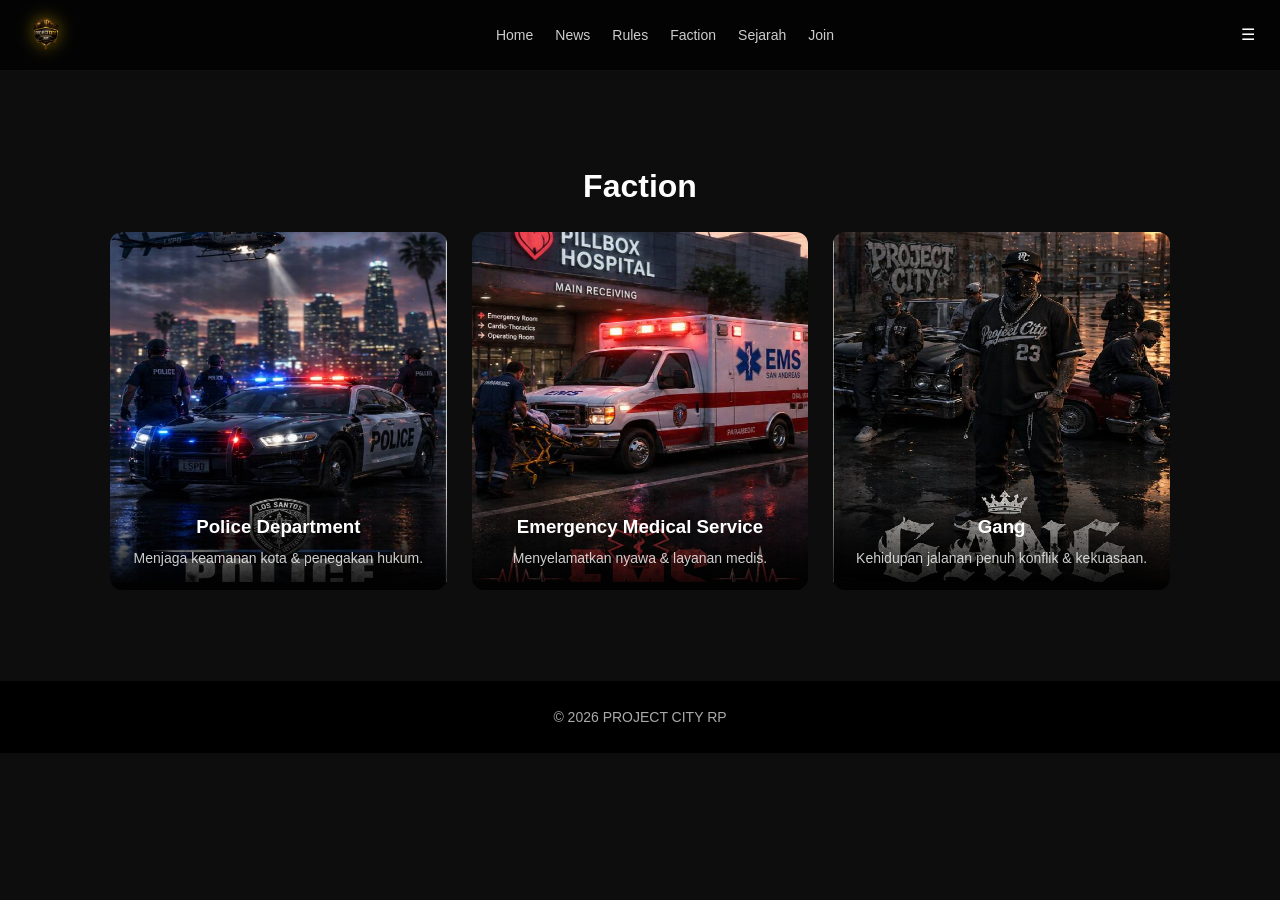
<file: faction.html>
<!DOCTYPE html>
<html lang="id">
<head>
  <meta charset="UTF-8">
  <meta name="viewport" content="width=device-width, initial-scale=1.0">
  <title>Faction - PROJECT CITY</title>
  <link rel="stylesheet" href="assets/css/style.css">
</head>
<body>

<div id="navbar"></div>

<section class="section">
  <div class="container">
    <h1 class="page-title">Faction</h1>

    <div class="faction-grid">

      <!-- POLICE -->
      <div class="faction-card">
        <img src="assets/images/faction/police.jpg">
        <div class="faction-overlay">
          <h3>Police Department</h3>
          <p>Menjaga keamanan kota & penegakan hukum.</p>
        </div>
      </div>

      <!-- EMS -->
      <div class="faction-card">
        <img src="assets/images/faction/ems.jpg">
        <div class="faction-overlay">
          <h3>Emergency Medical Service</h3>
          <p>Menyelamatkan nyawa & layanan medis.</p>
        </div>
      </div>

      <!-- GANG -->
      <div class="faction-card">
        <img src="assets/images/faction/gang.jpg">
        <div class="faction-overlay">
          <h3>Gang</h3>
          <p>Kehidupan jalanan penuh konflik & kekuasaan.</p>
        </div>
      </div>

    </div>
  </div>
</section>

<div id="footer"></div>

<script src="assets/js/script.js"></script>
</body>
</html>
</file>
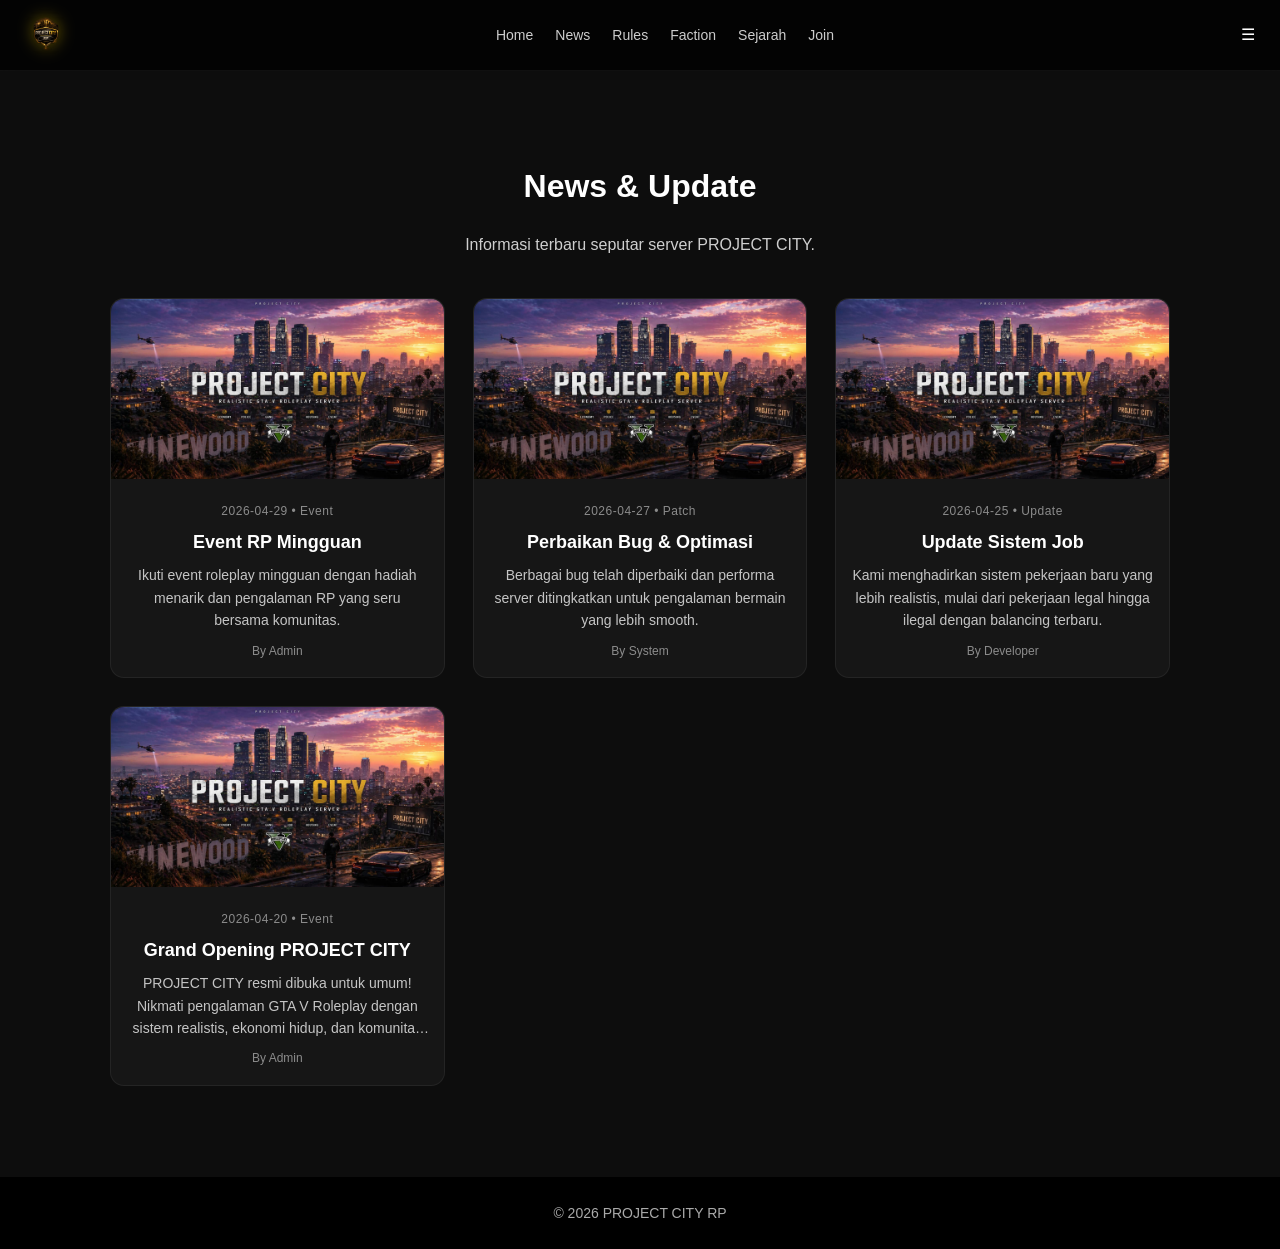
<file: news.html>
<!DOCTYPE html>
<html lang="id">
<head>
  <meta charset="UTF-8">
  <meta name="viewport" content="width=device-width, initial-scale=1.0">
  <title>News - PROJECT CITY</title>
  <link rel="stylesheet" href="assets/css/style.css">
</head>
<body>

<div id="navbar"></div>

<section class="section">
  <div class="container">
    <h1 class="page-title">News & Update</h1>
    <p class="desc">Informasi terbaru seputar server PROJECT CITY.</p>

    <div id="news-container" class="news-grid">
      <!-- isi dari JSON -->
    </div>
  </div>
</section>

<div id="footer"></div>

<script src="assets/js/script.js"></script>
</body>
</html>
</file>
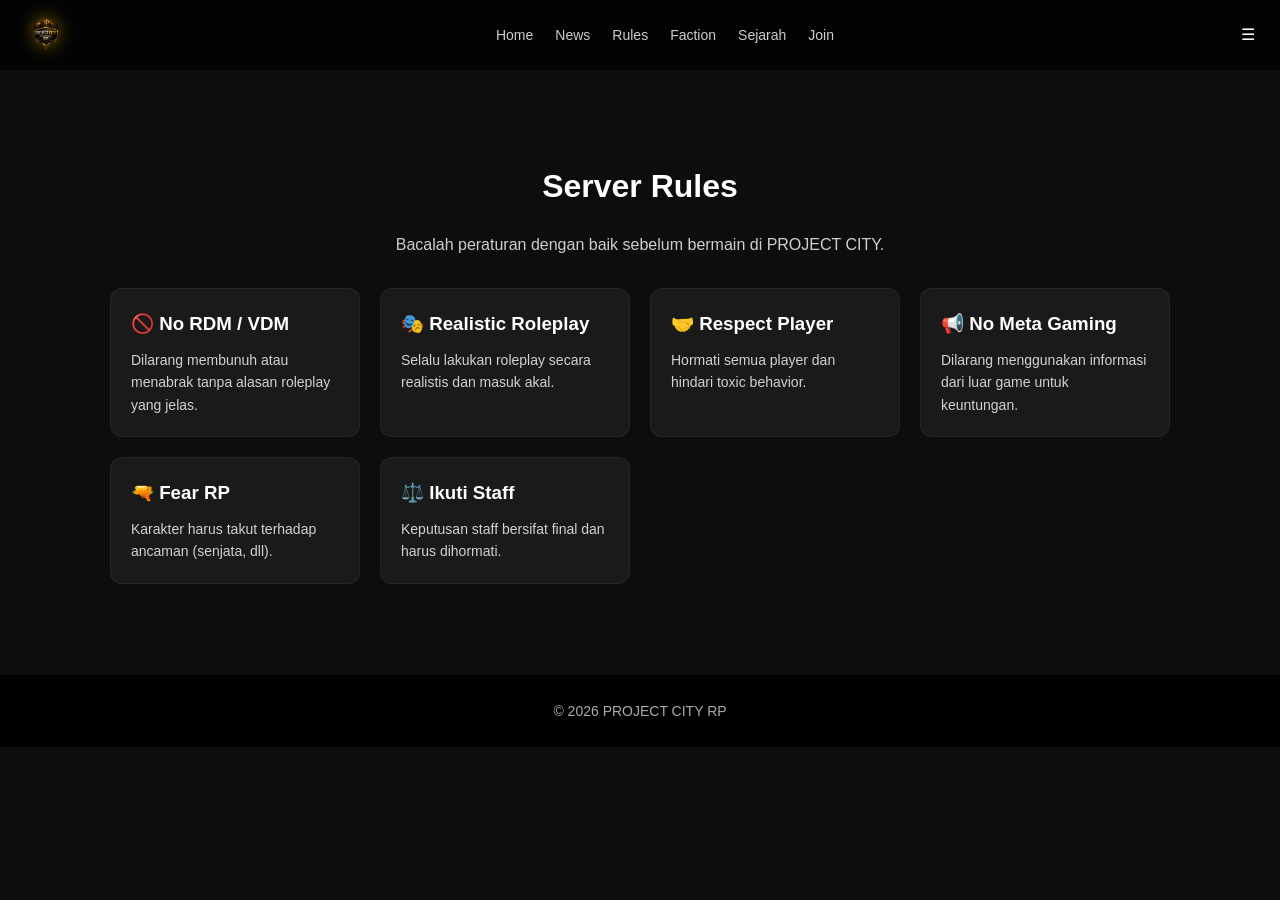
<file: rules.html>
<!DOCTYPE html>
<html lang="id">
<head>
  <meta charset="UTF-8">
  <meta name="viewport" content="width=device-width, initial-scale=1.0">
  <title>Rules - PROJECT CITY</title>
  <link rel="stylesheet" href="assets/css/style.css">
</head>
<body>

<div id="navbar"></div>

<section class="section">
  <div class="container">
    <h1 class="page-title">Server Rules</h1>
    <p class="desc">
      Bacalah peraturan dengan baik sebelum bermain di PROJECT CITY.
    </p>

    <!-- RULE GROUP -->
    <div class="rules-grid">

      <!-- RULE 1 -->
      <div class="rule-card">
        <h3>🚫 No RDM / VDM</h3>
        <p>Dilarang membunuh atau menabrak tanpa alasan roleplay yang jelas.</p>
      </div>

      <!-- RULE 2 -->
      <div class="rule-card">
        <h3>🎭 Realistic Roleplay</h3>
        <p>Selalu lakukan roleplay secara realistis dan masuk akal.</p>
      </div>

      <!-- RULE 3 -->
      <div class="rule-card">
        <h3>🤝 Respect Player</h3>
        <p>Hormati semua player dan hindari toxic behavior.</p>
      </div>

      <!-- RULE 4 -->
      <div class="rule-card">
        <h3>📢 No Meta Gaming</h3>
        <p>Dilarang menggunakan informasi dari luar game untuk keuntungan.</p>
      </div>

      <!-- RULE 5 -->
      <div class="rule-card">
        <h3>🔫 Fear RP</h3>
        <p>Karakter harus takut terhadap ancaman (senjata, dll).</p>
      </div>

      <!-- RULE 6 -->
      <div class="rule-card">
        <h3>⚖️ Ikuti Staff</h3>
        <p>Keputusan staff bersifat final dan harus dihormati.</p>
      </div>

    </div>
  </div>
</section>

<div id="footer"></div>

<script src="assets/js/script.js"></script>
</body>
</html>
</file>
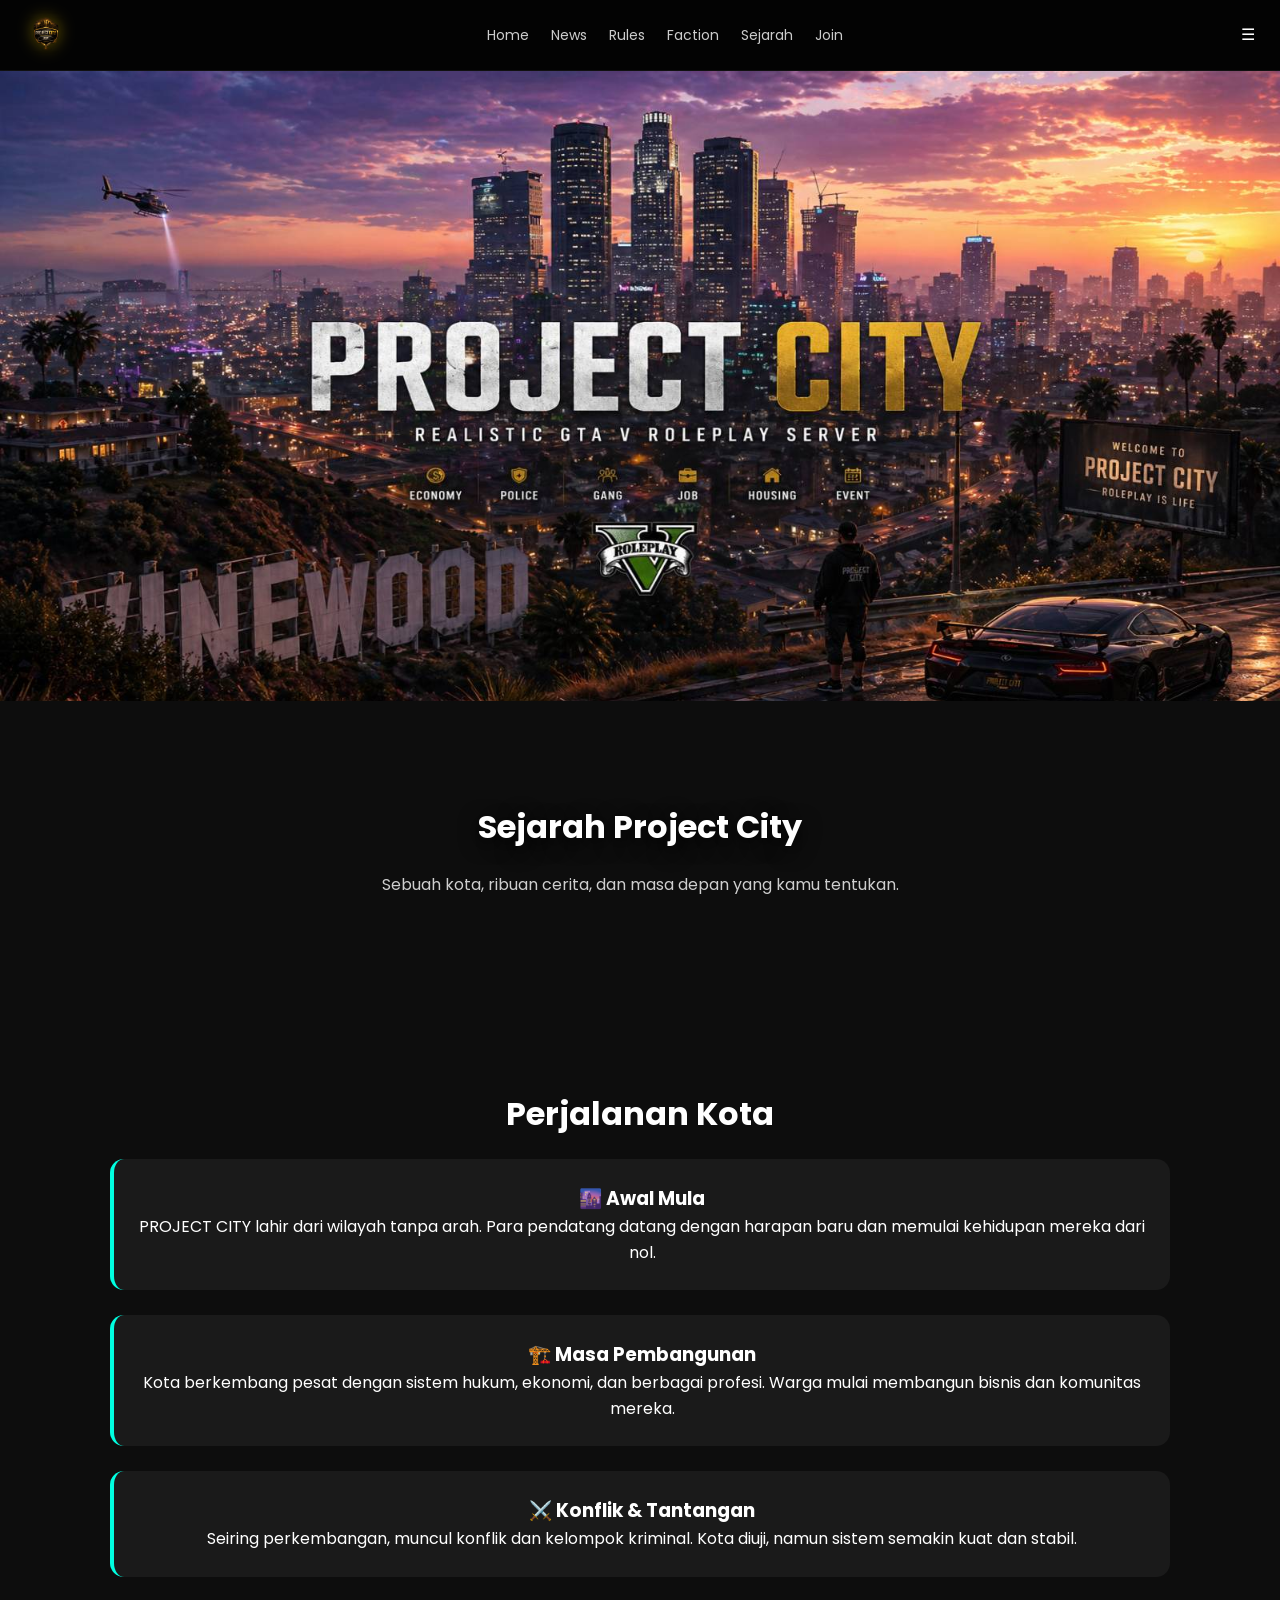
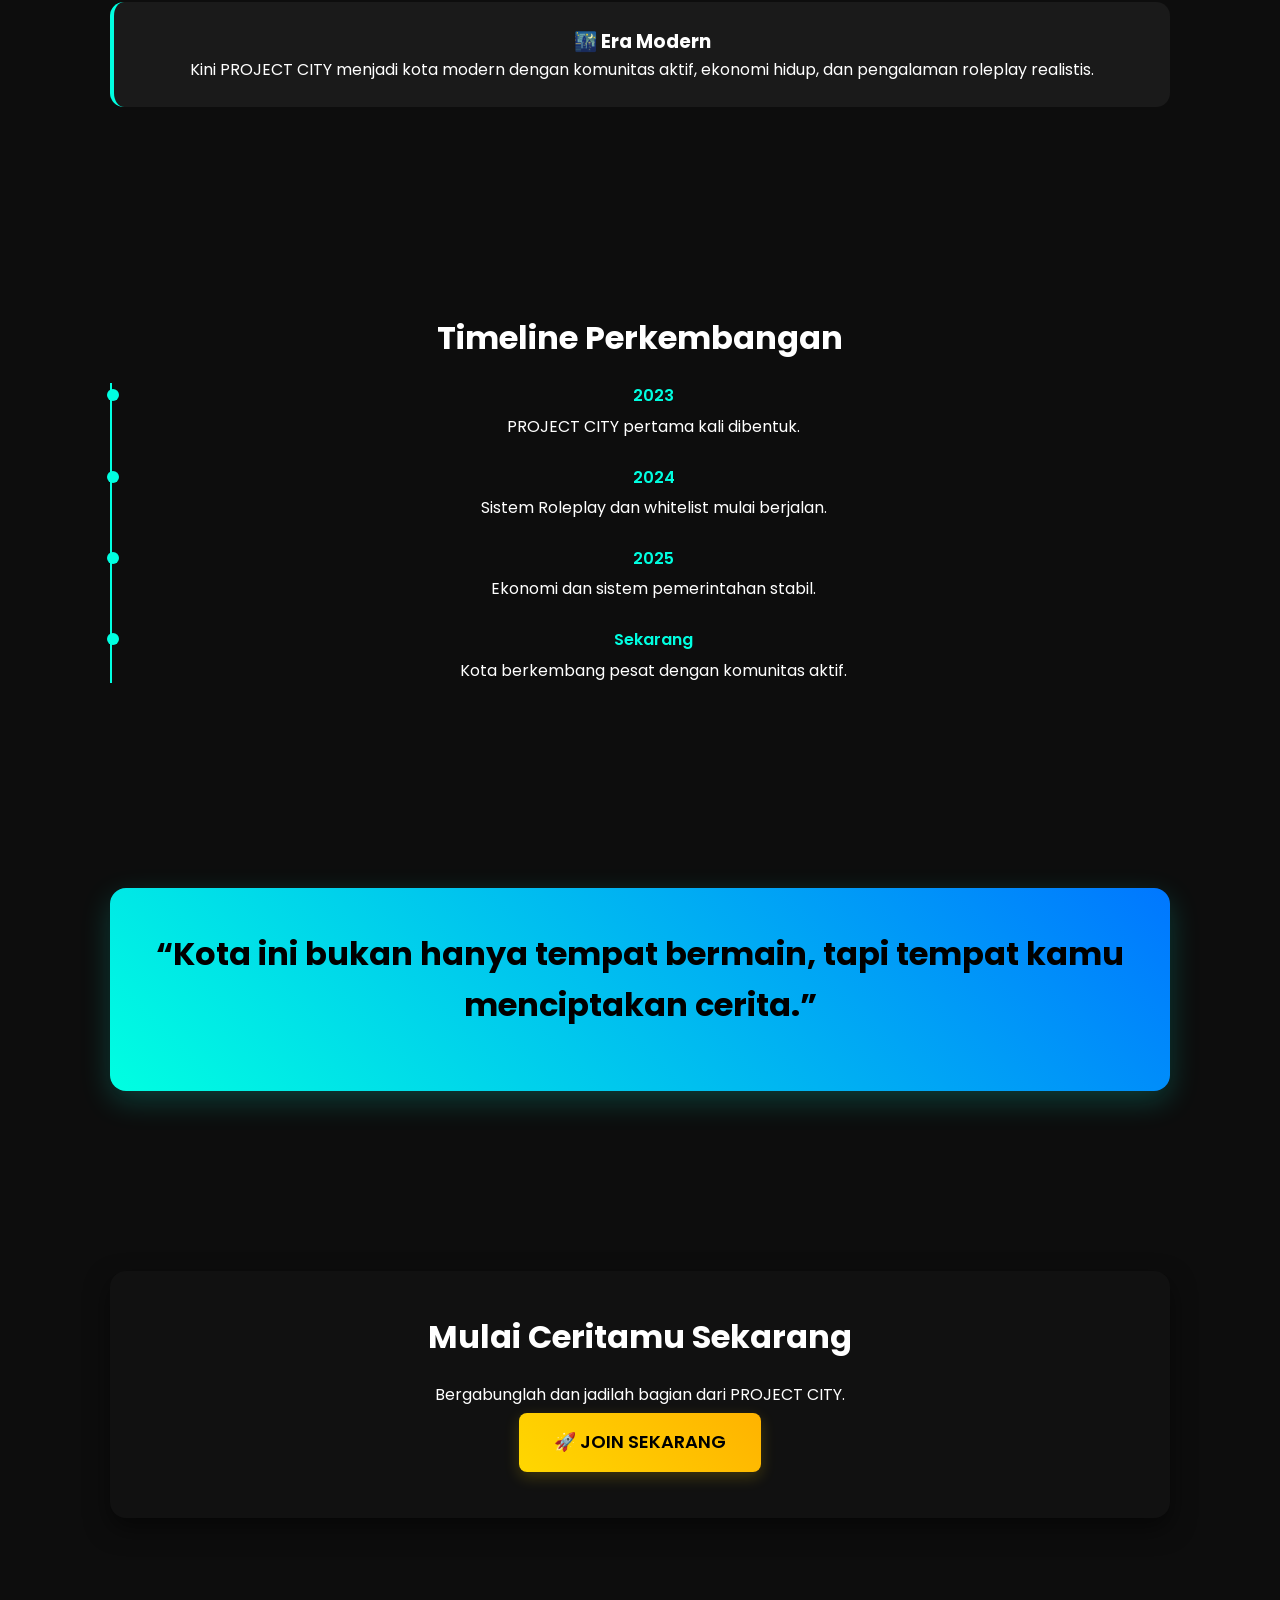
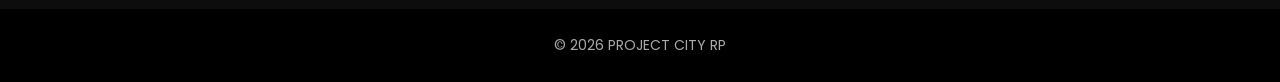
<file: sejarah.html>
<!DOCTYPE html>
<html lang="id">
<head>
  <meta charset="UTF-8">
  <meta name="viewport" content="width=device-width, initial-scale=1.0">
  <title>Sejarah - PROJECT CITY RP</title>

  <!-- FONT -->
  <link href="https://fonts.googleapis.com/css2?family=Poppins:wght@300;400;600;700&display=swap" rel="stylesheet">

  <!-- CSS -->
  <link rel="stylesheet" href="assets/css/style.css">
</head>

<body>

<!-- NAVBAR -->
<div id="navbar"></div>

<!-- ================= HERO IMAGE ================= -->
<section class="hero-history"></section>

<!-- ================= HERO TEXT ================= -->
<section class="hero-text">
  <div class="container center">
    <h1 class="page-title glow">Sejarah Project City</h1>
    <p class="desc">
      Sebuah kota, ribuan cerita, dan masa depan yang kamu tentukan.
    </p>
  </div>
</section>

<!-- ================= STORY ================= -->
<section class="section">
  <div class="container">

    <h2 class="section-title">Perjalanan Kota</h2>

    <div class="history-card">
      <h3>🌆 Awal Mula</h3>
      <p>
        PROJECT CITY lahir dari wilayah tanpa arah. Para pendatang datang
        dengan harapan baru dan memulai kehidupan mereka dari nol.
      </p>
    </div>

    <div class="history-card">
      <h3>🏗️ Masa Pembangunan</h3>
      <p>
        Kota berkembang pesat dengan sistem hukum, ekonomi, dan berbagai profesi.
        Warga mulai membangun bisnis dan komunitas mereka.
      </p>
    </div>

    <div class="history-card">
      <h3>⚔️ Konflik & Tantangan</h3>
      <p>
        Seiring perkembangan, muncul konflik dan kelompok kriminal.
        Kota diuji, namun sistem semakin kuat dan stabil.
      </p>
    </div>

    <div class="history-card">
      <h3>🌃 Era Modern</h3>
      <p>
        Kini PROJECT CITY menjadi kota modern dengan komunitas aktif,
        ekonomi hidup, dan pengalaman roleplay realistis.
      </p>
    </div>

  </div>
</section>

<!-- ================= TIMELINE ================= -->
<section class="section dark">
  <div class="container">
    <h2 class="section-title">Timeline Perkembangan</h2>

    <div class="timeline">
      <div class="timeline-item">
        <span>2023</span>
        <p>PROJECT CITY pertama kali dibentuk.</p>
      </div>

      <div class="timeline-item">
        <span>2024</span>
        <p>Sistem Roleplay dan whitelist mulai berjalan.</p>
      </div>

      <div class="timeline-item">
        <span>2025</span>
        <p>Ekonomi dan sistem pemerintahan stabil.</p>
      </div>

      <div class="timeline-item">
        <span>Sekarang</span>
        <p>Kota berkembang pesat dengan komunitas aktif.</p>
      </div>
    </div>
  </div>
</section>

<!-- ================= QUOTE ================= -->
<section class="section">
  <div class="container center">
    <div class="quote-box">
      <h2>
        “Kota ini bukan hanya tempat bermain,
        tapi tempat kamu menciptakan cerita.”
      </h2>
    </div>
  </div>
</section>

<!-- ================= CTA ================= -->
<section class="section">
  <div class="container center">
    <div class="cta-box">
      <h2>Mulai Ceritamu Sekarang</h2>
      <p>Bergabunglah dan jadilah bagian dari PROJECT CITY.</p>

      <a href="join.html" class="btn primary big">
        🚀 JOIN SEKARANG
      </a>
    </div>
  </div>
</section>

<!-- FOOTER -->
<div id="footer"></div>

<script src="assets/js/script.js"></script>
</body>
</html>
</file>
<file: assets/css/style.css>
/* ================= RESET ================= */
* {
  margin: 0;
  padding: 0;
  box-sizing: border-box;
}

/* ================= ROOT (BIAR KONSISTEN) ================= */
:root {
  --bg: #0d0d0d;
  --bg-soft: #161616;
  --text: #ffffff;
  --text-soft: #cccccc;
  --gold: #ffd700;
  --gold-dark: #ffb300;
}

/* ================= BASE ================= */
body {
  font-family: 'Poppins', Arial, sans-serif;
  background: var(--bg);
  color: var(--text);
  line-height: 1.6;
}

/* ================= CONTAINER ================= */
.container {
  max-width: 1100px;
  margin: auto;
  padding: 0 20px;
}

/* ================= NAV ================= */
nav {
  position: sticky;
  top: 0;
  z-index: 999;
  background: rgba(0,0,0,0.75);
  backdrop-filter: blur(12px);
  border-bottom: 1px solid rgba(255,255,255,0.05);
}

.nav-container {
  display: flex;
  align-items: center;
  justify-content: space-between;
  padding: 14px 25px;
}

/* LOGO */
.logo {
  height: 42px;
  filter: drop-shadow(0 0 8px rgba(255,215,0,0.4));
  transition: 0.3s;
}

.logo:hover {
  transform: scale(1.05);
}

/* MENU */
.nav-links {
  display: flex;
  align-items: center;
}

.nav-links a {
  color: var(--text-soft);
  margin-left: 22px;
  text-decoration: none;
  font-size: 14px;
  position: relative;
  transition: 0.3s;
}

/* underline animasi */
.nav-links a::after {
  content: "";
  position: absolute;
  left: 0;
  bottom: -6px;
  width: 0%;
  height: 2px;
  background: var(--gold);
  transition: 0.3s;
}

.nav-links a:hover {
  color: var(--gold);
}

.nav-links a:hover::after {
  width: 100%;
}

/* ACTIVE */
.nav-links a.active {
  color: var(--gold);
}

.nav-links a.active::after {
  width: 100%;
}

/* ================= HERO ================= */
.hero {
  height: 65vh;
  background: url('../images/hero.jpg') center/cover no-repeat;
  position: relative;
}

/* overlay cinematic */
.hero::after {
  content: "";
  position: absolute;
  inset: 0;
  background: linear-gradient(to bottom, rgba(0,0,0,0.2), rgba(0,0,0,0.6));
}

/* ================= HERO TEXT ================= */
.hero-text {
  text-align: center;
  padding: 100px 20px;
  position: relative;
  z-index: 2;
}

.subtitle {
  font-size: 12px;
  letter-spacing: 5px;
  opacity: 0.6;
}

.title {
  font-size: 50px;
  font-weight: 700;
  margin: 12px 0;
  text-shadow: 0 0 15px rgba(255,215,0,0.3);
}

.desc {
  font-size: 16px;
  opacity: 0.8;
  max-width: 520px;
  margin: auto;
}

/* ================= BUTTON ================= */
.hero-buttons {
  margin-top: 30px;
}

.btn {
  display: inline-block;
  padding: 12px 28px;
  margin: 6px;
  border-radius: 8px;
  text-decoration: none;
  font-weight: 600;
  transition: 0.3s;
}

/* PRIMARY */
.btn.primary {
  background: linear-gradient(45deg, var(--gold), var(--gold-dark));
  color: #000;
  box-shadow: 0 5px 15px rgba(255,215,0,0.2);
}

.btn.primary:hover {
  transform: translateY(-3px) scale(1.05);
  box-shadow: 0 10px 25px rgba(255,215,0,0.4);
}

/* SECONDARY */
.btn.secondary {
  border: 1px solid rgba(255,255,255,0.6);
  color: #fff;
}

.btn.secondary:hover {
  background: #fff;
  color: #000;
}

/* ================= SECTION ================= */
.section {
  padding: 90px 20px;
  text-align: center;
}

.section h2,
.page-title {
  margin-bottom: 20px;
  font-size: 32px;
}

/* ================= CARD (GENERAL) ================= */
.card {
  background: #1a1a1a;
  padding: 20px;
  border-radius: 12px;
  border: 1px solid rgba(255,255,255,0.05);
  transition: 0.3s;
}

.card:hover {
  transform: translateY(-6px);
  box-shadow: 0 0 25px rgba(255,215,0,0.12);
}

/* ================= FACTION GRID ================= */
.faction-grid {
  display: grid;
  grid-template-columns: repeat(auto-fit, minmax(280px, 1fr));
  gap: 25px;
}

/* FACTION CARD */
.faction-card {
  position: relative;
  border-radius: 12px;
  overflow: hidden;
  cursor: pointer;
}

.faction-card img {
  width: 100%;
  height: 350px;
  object-fit: cover;
  transition: 0.4s;
}

/* OVERLAY */
.faction-overlay {
  position: absolute;
  bottom: 0;
  width: 100%;
  padding: 20px;
  background: linear-gradient(to top, rgba(0,0,0,0.9), transparent);
  transition: 0.3s;
}

.faction-overlay h3 {
  margin-bottom: 5px;
}

.faction-overlay p {
  font-size: 14px;
  opacity: 0.8;
}

/* HOVER */
.faction-card:hover img {
  transform: scale(1.1);
}

.faction-card:hover .faction-overlay {
  background: linear-gradient(to top, rgba(0,0,0,1), transparent);
}

/* ================= FOOTER ================= */
footer {
  text-align: center;
  padding: 25px;
  background: #000;
  border-top: 1px solid rgba(255,255,255,0.05);
  font-size: 14px;
  color: #aaa;
}

/* RULES GRID */
.rules-grid {
  display: grid;
  grid-template-columns: repeat(auto-fit, minmax(250px, 1fr));
  gap: 20px;
  margin-top: 30px;
}

/* RULE CARD */
.rule-card {
  background: #1a1a1a;
  padding: 20px;
  border-radius: 12px;
  text-align: left;
  border: 1px solid rgba(255,255,255,0.05);
  transition: 0.3s;
}

.rule-card h3 {
  margin-bottom: 10px;
}

.rule-card p {
  font-size: 14px;
  opacity: 0.8;
}

/* HOVER */
.rule-card:hover {
  transform: translateY(-5px);
  box-shadow: 0 0 20px rgba(255,215,0,0.1);
}

/* ================= NEWS ================= */
.news-grid {
  display: grid;
  grid-template-columns: repeat(auto-fit, minmax(280px, 1fr));
  gap: 28px;
  margin-top: 40px;
}

/* CARD */
.news-card {
  background: #161616;
  border-radius: 14px;
  overflow: hidden;
  border: 1px solid rgba(255,255,255,0.06);
  transition: all 0.3s ease;
  cursor: pointer;
}

/* IMAGE */
.news-card img {
  width: 100%;
  height: 180px;
  object-fit: cover;
  transition: transform 0.4s ease;
}

/* CONTENT */
.news-content {
  padding: 16px;
}

.news-content small {
  display: block;
  font-size: 12px;
  opacity: 0.5;
  margin-bottom: 6px;
  letter-spacing: 0.5px;
}

.news-content h3 {
  margin-bottom: 8px;
  font-size: 18px;
}

.news-content p {
  font-size: 14px;
  opacity: 0.75;

  /* biar gak kepanjangan */
  display: -webkit-box;
  -webkit-line-clamp: 3;
  -webkit-box-orient: vertical;
  overflow: hidden;
}

/* AUTHOR */
.author {
  display: block;
  margin-top: 10px;
  font-size: 12px;
  opacity: 0.5;
}

/* HOVER */
.news-card:hover {
  transform: translateY(-8px);
  border-color: rgba(255,215,0,0.3);
  box-shadow: 0 10px 30px rgba(0,0,0,0.6),
              0 0 20px rgba(255,215,0,0.15);
}

.news-card:hover img {
  transform: scale(1.08);
}

/* ================= ANIMATION ================= */
.news-card {
  animation: fadeUp 0.6s ease;
}

@keyframes fadeUp {
  from {
    opacity: 0;
    transform: translateY(25px);
  }
  to {
    opacity: 1;
    transform: translateY(0);
  }
}

/* ================= JOIN ================= */
.join-steps {
  display: grid;
  grid-template-columns: repeat(auto-fit, minmax(260px, 1fr));
  gap: 28px;
  margin-top: 40px;
}

/* CARD */
.join-card {
  background: #161616;
  padding: 28px;
  border-radius: 14px;
  border: 1px solid rgba(255,255,255,0.06);
  transition: all 0.3s ease;
  position: relative;
  overflow: hidden;
}

/* STEP NUMBER */
.step-number {
  font-size: 20px;
  font-weight: bold;
  color: gold;
  margin-bottom: 10px;
  letter-spacing: 1px;
}

/* TEXT */
.join-card h3 {
  margin-bottom: 10px;
  font-size: 18px;
}

.join-card p {
  font-size: 14px;
  opacity: 0.75;
  margin-bottom: 15px;
}

/* HOVER EFFECT */
.join-card:hover {
  transform: translateY(-8px);
  border-color: rgba(255,215,0,0.3);
  box-shadow: 0 10px 30px rgba(0,0,0,0.6),
              0 0 20px rgba(255,215,0,0.15);
}

/* GLOW LINE EFFECT */
.join-card::after {
  content: "";
  position: absolute;
  bottom: 0;
  left: 0;
  width: 0%;
  height: 2px;
  background: gold;
  transition: 0.4s;
}

.join-card:hover::after {
  width: 100%;
}

/* ANIMATION MASUK */
.join-card {
  animation: fadeUp 0.6s ease;
}

@keyframes fadeUp {
  from {
    opacity: 0;
    transform: translateY(25px);
  }
  to {
    opacity: 1;
    transform: translateY(0);
  }
}

/* ================= OWNER ================= */
.owner-grid {
  display: grid;
  grid-template-columns: repeat(auto-fit, minmax(160px, 1fr));
  gap: 25px;
  margin-top: 30px;
  text-align: center;
}

.owner-card {
  background: linear-gradient(145deg, #161616, #1c1c1c);
  padding: 22px;
  border-radius: 14px;
  border: 1px solid rgba(255,255,255,0.05);
  transition: 0.3s ease;
  position: relative;
}

/* avatar */
.owner-card img {
  width: 110px;
  height: 110px;
  object-fit: cover;
  border-radius: 50%;
  margin-bottom: 12px;
  border: 2px solid rgba(255,255,255,0.1);
  transition: 0.3s;
}

.owner-card h3 {
  margin-bottom: 5px;
  font-size: 15px;
}

/* label OWNER (dibuat premium) */
.owner-card span {
  display: inline-block;
  font-size: 12px;
  padding: 4px 12px;
  border-radius: 20px;
  background: linear-gradient(45deg, #ffd700, #ffaa00);
  color: #000;
  font-weight: 600;
}

/* hover */
.owner-card:hover {
  transform: translateY(-8px);
  box-shadow: 0 10px 25px rgba(255,215,0,0.2);
}

.owner-card:hover img {
  transform: scale(1.05);
  border-color: #ffd700;
}

/* ================= HERO ================= */
.hero-history {
  height: 70vh;
  background: url('../images/hero.jpg') center/cover no-repeat;
  position: relative;
  display: flex;
  align-items: flex-end; /* pindahin teks ke bawah */
  padding-bottom: 70px; /* kasih jarak */
  overflow: hidden;
}

/* overlay (lebih fokus ke bawah) */
.hero-history .overlay {
  position: absolute;
  inset: 0;
  background: linear-gradient(
    to bottom,
    rgba(0,0,0,0.1),
    rgba(0,0,0,0.7)
  );
  z-index: 1;
}

/* teks */
.hero-history .container {
  position: relative;
  z-index: 2;
  max-width: 700px;
}

/* glow text */
.glow {
  text-shadow: 0 5px 20px rgba(0,0,0,0.9);
}

/* ================= HISTORY CARD ================= */
.history-card {
  background: #1a1a1a;
  padding: 25px;
  border-radius: 14px;
  margin-bottom: 25px;
  border-left: 4px solid #00ffe1;
  transition: 0.3s;
}

.history-card:hover {
  transform: translateY(-6px);
  box-shadow: 0 0 20px rgba(0,255,225,0.15);
}

/* ================= TIMELINE ================= */
.timeline {
  border-left: 2px solid #00ffe1;
  padding-left: 25px;
  margin-top: 20px;
}

.timeline-item {
  margin-bottom: 25px;
  position: relative;
}

.timeline-item span {
  color: #00ffe1;
  font-weight: 600;
  display: block;
  margin-bottom: 5px;
}

.timeline-item::before {
  content: "";
  position: absolute;
  left: -30px;
  top: 6px;
  width: 12px;
  height: 12px;
  background: #00ffe1;
  border-radius: 50%;
}

/* ================= QUOTE ================= */
.quote-box {
  background: linear-gradient(45deg, #00ffe1, #0077ff);
  padding: 40px;
  border-radius: 16px;
  color: #000;
  font-weight: 600;
  box-shadow: 0 10px 30px rgba(0,255,225,0.2);
}

/* ================= CTA ================= */
.cta-box {
  background: #111;
  padding: 40px;
  border-radius: 16px;
  box-shadow: 0 10px 25px rgba(0,0,0,0.5);
}

.btn.big {
  padding: 15px 35px;
  font-size: 18px;
}
</file>
